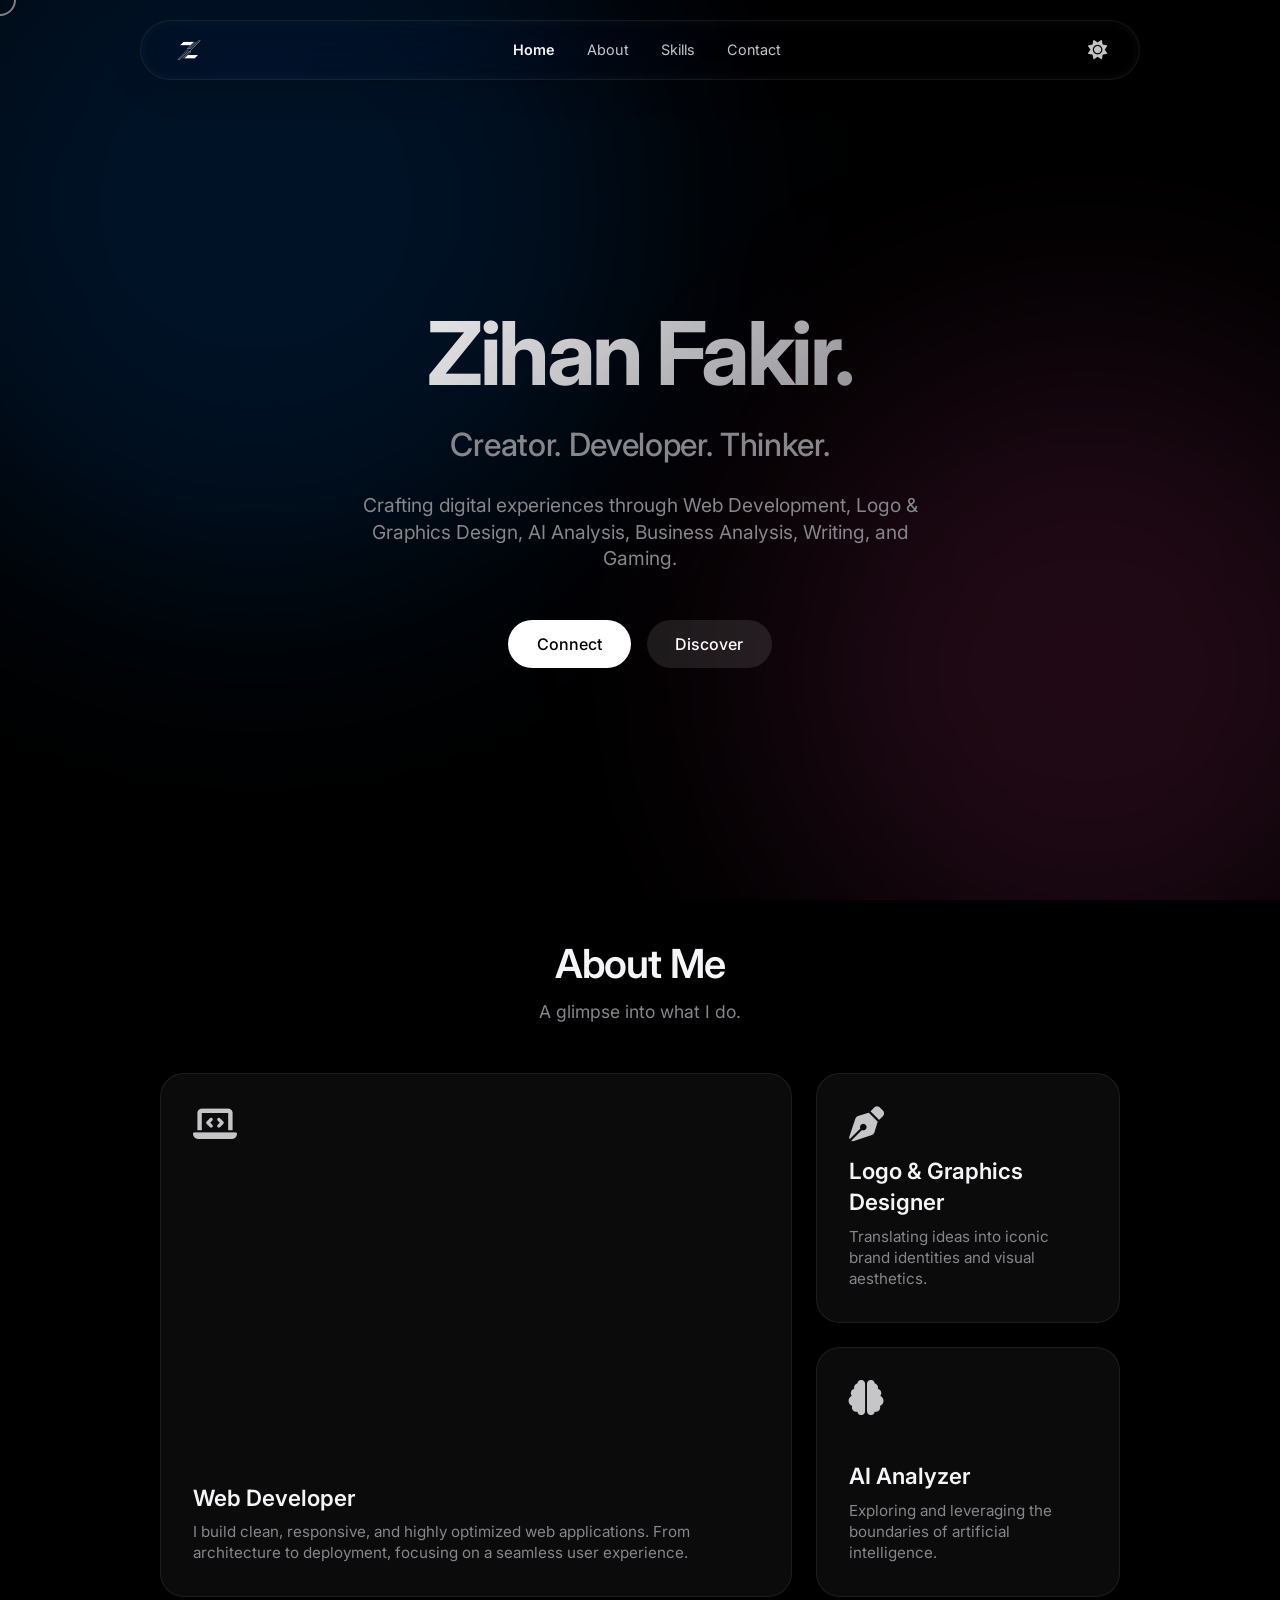
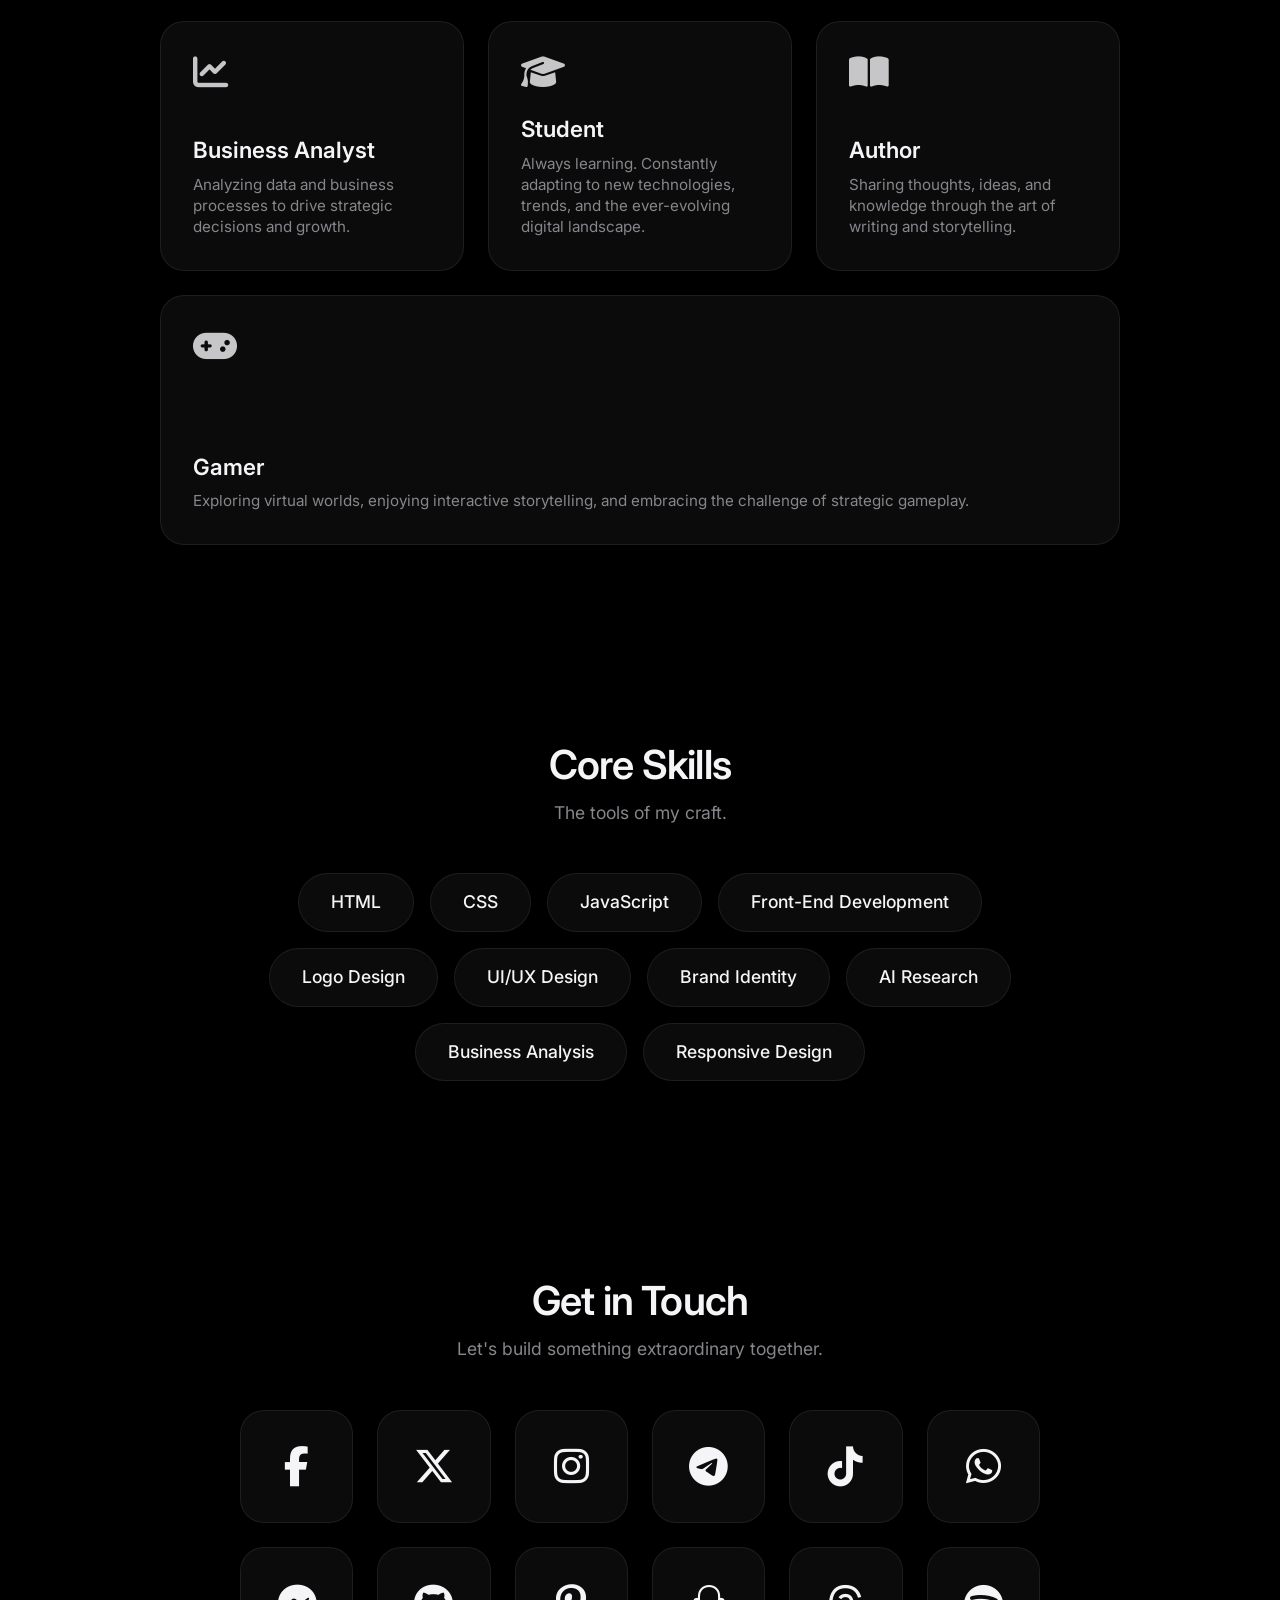
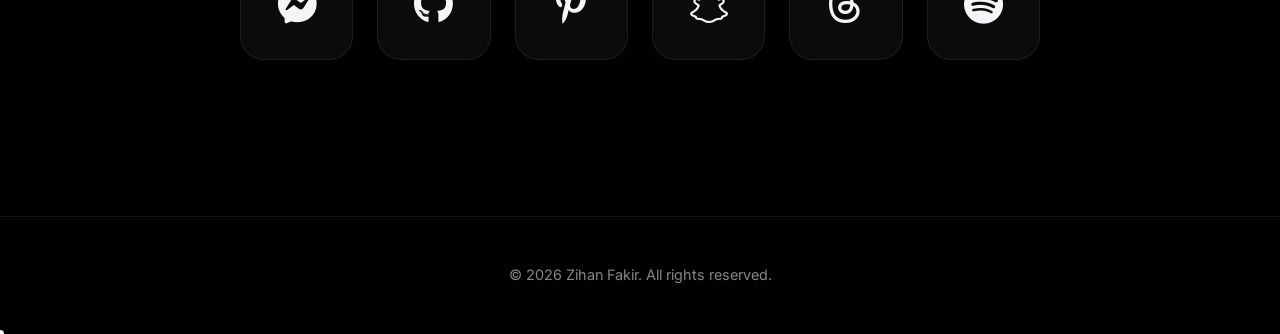
<file: index.html>
<!DOCTYPE html>
<html lang="en" data-theme="dark">
<head>
    <meta charset="UTF-8">
    <meta name="viewport" content="width=device-width, initial-scale=1.0, maximum-scale=1.0, user-scalable=no">
    <meta name="description" content="Zihan Fakir (জিহান ফকির) - Professional Web Developer, Logo Designer, AI Analyzer, Business Analyst, Author, and Gamer.">
    <meta name="keywords" content="Zihan Fakir, জিহান ফকির, Web Developer, Logo Designer, AI Analyzer, Business Analyst, Author, Gamer, Graphics Designer, Zihan Fakir Portfolio">
    <meta name="author" content="Zihan Fakir">
    <link rel="canonical" href="https://zihanfakir.pro.bd/">
    
    <!-- Language Alternates for SEO -->
    
    <link rel="alternate" hreflang="en" href="https://zihanfakir.pro.bd/">
    <link rel="alternate" hreflang="bn" href="https://জিহান.পাতা.বাংলা/">
    <link rel="alternate" hreflang="x-default" href="https://zihanfakir.pro.bd/">
    <meta name="theme-color" content="#000000">
    
    <!-- Open Graph / Facebook / WhatsApp -->
    <meta property="og:type" content="website">
    <meta property="og:url" content="https://zihanfakir.pro.bd/">
    <meta property="og:title" content="Zihan Fakir - Portfolio">
    <meta property="og:description" content="Professional Web Developer, Logo Designer, AI Analyzer, Business Analyst, Author, and Gamer.">
    <meta property="og:image" content="https://zihanfakir.pro.bd/assets/og-image-small.jpg">
    <meta property="og:image:type" content="image/jpeg">
    <meta property="og:image:width" content="1200">
    <meta property="og:image:height" content="630">

    <!-- Twitter / X -->
    <meta property="twitter:card" content="summary_large_image">
    <meta property="twitter:url" content="https://zihanfakir.pro.bd/">
    <meta property="twitter:title" content="Zihan Fakir - Portfolio">
    <meta property="twitter:description" content="Professional Web Developer, Logo Designer, AI Analyzer, Business Analyst, Author, and Gamer.">
    <meta property="twitter:image" content="https://zihanfakir.pro.bd/assets/og-image-small.jpg">

    <!-- Structured Data for Google (Schema.org) -->
    <script type="application/ld+json">
    {
      "@context": "https://schema.org/",
      "@type": "Person",
      "name": "Zihan Fakir",
      "alternateName": "জিহান ফকির",
      "url": "https://zihanfakir.pro.bd/",
      "image": "https://zihanfakir.pro.bd/assets/og-image.png",
      "sameAs": [
        "https://facebook.com/zihanfakir",
        "https://x.com/zihanfakir",
        "https://instagram.com/zihanfakir",
        "https://github.com/zihanfakir",
        "https://snapchat.com/add/zihanfakir",
        "https://threads.net/@zihanfakir",
        "https://tiktok.com/@zihanfakir",
        "https://pinterest.com/zihanfakir",
        "https://open.spotify.com/user/31cboxbn6rh4detgourruq4pz3ty",
        "https://t.me/zihanfakir"
      ],
      "jobTitle": "Web Developer, Logo Designer, Author & Gamer",
      "worksFor": {
        "@type": "Organization",
        "name": "Freelance"
      }
    }
    </script>

    <title>Zihan Fakir</title>
    <link rel="icon" type="image/png" href="assets/favicon.png" sizes="144x144">
    <link rel="apple-touch-icon" href="assets/favicon.png">
    
    <!-- Ultra Load Speed Optimizations: Preconnect to external domains -->
    <link rel="preconnect" href="https://fonts.googleapis.com">
    <link rel="preconnect" href="https://fonts.gstatic.com" crossorigin>
    <link rel="preconnect" href="https://cdnjs.cloudflare.com">

    <link rel="stylesheet" href="style.css?v=15">
    <link rel="stylesheet" href="https://cdnjs.cloudflare.com/ajax/libs/font-awesome/6.5.2/css/all.min.css" media="print" onload="this.media='all'">
    <noscript><link rel="stylesheet" href="https://cdnjs.cloudflare.com/ajax/libs/font-awesome/6.5.2/css/all.min.css"></noscript>
    <link href="https://fonts.googleapis.com/css2?family=Inter:wght@300;400;500;600;700&display=swap" rel="stylesheet">
</head>
<body>
    <div class="ambient-background">
        <div class="glow glow-1"></div>
        <div class="glow glow-2"></div>
    </div>

    <nav class="apple-nav">
        <div class="nav-content">
            <a href="#home" class="logo">
                <img id="main-logo" src="assets/2.png" alt="Zihan">
            </a>
            <div class="nav-links">
                <a href="#home">Home</a>
                <a href="#about">About</a>
                <a href="#skills">Skills</a>
                <a href="#contact">Contact</a>
            </div>
            <div class="nav-actions">
                <button id="theme-toggle" class="icon-btn" aria-label="Toggle Theme">
                    <i class="fas fa-sun"></i>
                </button>
                <button id="mobile-menu-btn" class="icon-btn mobile-menu-btn" aria-label="Menu">
                    <i class="fas fa-bars"></i>
                </button>
            </div>
        </div>
    </nav>

    <main>
        <section id="home" class="hero fade-in">
            <div class="hero-text">
                <h1 class="title">Zihan Fakir.</h1>
                <h2 class="subtitle">Creator. Developer. Thinker.</h2>
                <p class="description">Crafting digital experiences through Web Development, Logo & Graphics Design, AI Analysis, Business Analysis, Writing, and Gaming.</p>
                <div class="hero-actions">
                    <a href="#contact" class="btn btn-primary">Connect</a>
                    <a href="#about" class="btn btn-secondary">Discover</a>
                </div>
            </div>
        </section>

        <section id="about" class="bento-section scroll-reveal">
            <div class="section-heading">
                <h3>About Me</h3>
                <p>A glimpse into what I do.</p>
            </div>
            <div class="bento-grid">
                <div class="bento-item glass large">
                    <i class="fas fa-laptop-code item-icon"></i>
                    <h4>Web Developer</h4>
                    <p>I build clean, responsive, and highly optimized web applications. From architecture to deployment, focusing on a seamless user experience.</p>
                </div>
                <div class="bento-item glass">
                    <i class="fas fa-pen-nib item-icon"></i>
                    <h4>Logo & Graphics Designer</h4>
                    <p>Translating ideas into iconic brand identities and visual aesthetics.</p>
                </div>
                <div class="bento-item glass">
                    <i class="fas fa-brain item-icon"></i>
                    <h4>AI Analyzer</h4>
                    <p>Exploring and leveraging the boundaries of artificial intelligence.</p>
                </div>
                <div class="bento-item glass">
                    <i class="fas fa-chart-line item-icon"></i>
                    <h4>Business Analyst</h4>
                    <p>Analyzing data and business processes to drive strategic decisions and growth.</p>
                </div>
                <div class="bento-item glass">
                    <i class="fas fa-graduation-cap item-icon"></i>
                    <h4>Student</h4>
                    <p>Always learning. Constantly adapting to new technologies, trends, and the ever-evolving digital landscape.</p>
                </div>
                <div class="bento-item glass">
                    <i class="fas fa-book-open item-icon"></i>
                    <h4>Author</h4>
                    <p>Sharing thoughts, ideas, and knowledge through the art of writing and storytelling.</p>
                </div>
                <div class="bento-item glass wide">
                    <i class="fas fa-gamepad item-icon"></i>
                    <h4>Gamer</h4>
                    <p>Exploring virtual worlds, enjoying interactive storytelling, and embracing the challenge of strategic gameplay.</p>
                </div>
            </div>
        </section>

        <section id="skills" class="bento-section scroll-reveal">
            <div class="section-heading">
                <h3>Core Skills</h3>
                <p>The tools of my craft.</p>
            </div>
            <div class="skills-grid">
                <div class="skill-pill glass">HTML</div>
                <div class="skill-pill glass">CSS</div>
                <div class="skill-pill glass">JavaScript</div>
                <div class="skill-pill glass">Front-End Development</div>
                <div class="skill-pill glass">Logo Design</div>
                <div class="skill-pill glass">UI/UX Design</div>
                <div class="skill-pill glass">Brand Identity</div>
                <div class="skill-pill glass">AI Research</div>
                <div class="skill-pill glass">Business Analysis</div>
                <div class="skill-pill glass">Responsive Design</div>
            </div>
        </section>

        <section id="contact" class="contact-section scroll-reveal">
            <div class="section-heading">
                <h3>Get in Touch</h3>
                <p>Let's build something extraordinary together.</p>
            </div>
            <div class="social-bento">
                <a href="https://facebook.com/zihanfakir" target="_blank" rel="noopener noreferrer" class="glass social-link"><i class="fab fa-facebook-f"></i></a>
                <a href="https://x.com/zihanfakir" target="_blank" rel="noopener noreferrer" class="glass social-link"><i class="fa-brands fa-x-twitter"></i></a>
                <a href="https://instagram.com/zihanfakir" target="_blank" rel="noopener noreferrer" class="glass social-link"><i class="fab fa-instagram"></i></a>
                <a href="https://t.me/zihanfakir" target="_blank" rel="noopener noreferrer" class="glass social-link"><i class="fab fa-telegram-plane"></i></a>
                <a href="https://tiktok.com/@zihanfakir" target="_blank" rel="noopener noreferrer" class="glass social-link"><i class="fab fa-tiktok"></i></a>
                <a href="https://wa.me/8801402963123" target="_blank" rel="noopener noreferrer" class="glass social-link"><i class="fab fa-whatsapp"></i></a>
                <a href="https://m.me/zihanfakir" target="_blank" rel="noopener noreferrer" class="glass social-link"><i class="fab fa-facebook-messenger"></i></a>
                <a href="https://github.com/zihanfakir" target="_blank" rel="noopener noreferrer" class="glass social-link"><i class="fab fa-github"></i></a>
                <a href="https://pinterest.com/zihanfakir" target="_blank" rel="noopener noreferrer" class="glass social-link"><i class="fab fa-pinterest-p"></i></a>
                <a href="https://snapchat.com/add/zihanfakir" target="_blank" rel="noopener noreferrer" class="glass social-link"><i class="fa-brands fa-snapchat"></i></a>
                <a href="https://threads.net/@zihanfakir" target="_blank" rel="noopener noreferrer" class="glass social-link"><i class="fa-brands fa-threads"></i></a>
                <a href="https://open.spotify.com/user/31cboxbn6rh4detgourruq4pz3ty" target="_blank" rel="noopener noreferrer" class="glass social-link"><i class="fa-brands fa-spotify"></i></a>
            </div>
        </section>
    </main>

    <footer class="footer">
        <p>&copy; <span id="year"></span> Zihan Fakir. All rights reserved.</p>
    </footer>

    <script src="script.js?v=9" defer></script>
</body>
</html>
</file>
<file: style.css>
:root {
    /* Apple Dark Theme */
    --bg-color: #000000;
    --text-primary: #f5f5f7;
    --text-secondary: #86868b;
    --glass-bg: rgba(28, 28, 30, 0.4);
    --glass-border: rgba(255, 255, 255, 0.08);
    --nav-bg: rgba(0, 0, 0, 0.05);
    --btn-primary-bg: #ffffff;
    --btn-primary-text: #000000;
    --btn-secondary-bg: rgba(255, 255, 255, 0.1);
    --btn-secondary-text: #ffffff;
    
    /* Glows */
    --glow-1: rgba(0, 122, 255, 0.15); /* Blue */
    --glow-2: rgba(213, 63, 140, 0.15); /* Pink/Purple */
}

[data-theme="light"] {
    /* Apple Light Theme */
    --bg-color: #f5f5f7;
    --text-primary: #1d1d1f;
    --text-secondary: #86868b;
    --glass-bg: rgba(255, 255, 255, 0.5);
    --glass-border: rgba(0, 0, 0, 0.04);
    --nav-bg: rgba(255, 255, 255, 0.1);
    --btn-primary-bg: #000000;
    --btn-primary-text: #ffffff;
    --btn-secondary-bg: rgba(0, 0, 0, 0.08);
    --btn-secondary-text: #1d1d1f;
    
    /* Glows */
    --glow-1: rgba(0, 122, 255, 0.08);
    --glow-2: rgba(213, 63, 140, 0.08);
}

* {
    margin: 0;
    padding: 0;
    box-sizing: border-box;
    font-family: 'Inter', -apple-system, BlinkMacSystemFont, sans-serif;
    -webkit-font-smoothing: antialiased;
    scroll-behavior: smooth;
    
    /* Prevent text selection and mobile tap highlights */
    user-select: none;
    -webkit-user-select: none;
    -moz-user-select: none;
    -webkit-tap-highlight-color: transparent;
}

body {
    background-color: var(--bg-color);
    color: var(--text-primary);
    overflow-x: hidden;
    line-height: 1.4;
}

/* Subtle Ambient Glows - Hardware Accelerated for 120 FPS */
.ambient-background {
    position: fixed;
    top: 0;
    left: 0;
    width: 100%; /* Fixed 100vw causing horizontal scroll on mobile */
    height: 100vh;
    z-index: -1;
    overflow: hidden;
    pointer-events: none; /* Prevents invisible layer from blocking clicks */
}

.glow {
    position: absolute;
    filter: blur(120px);
    border-radius: 50%;
    animation: drift 20s infinite alternate linear;
    will-change: transform;
    transform: translate3d(0, 0, 0); /* Force GPU acceleration */
}

.glow-1 {
    width: 60vw;
    height: 60vw;
    top: -20%;
    left: -10%;
    background: var(--glow-1);
}

.glow-2 {
    width: 50vw;
    height: 50vw;
    bottom: -10%;
    right: -10%;
    background: var(--glow-2);
    animation-direction: alternate-reverse;
}

@keyframes drift {
    0% { transform: translate3d(0, 0, 0); }
    100% { transform: translate3d(5%, 10%, 0); }
}

/* Glassmorphism Utilities */
.glass {
    background: var(--glass-bg);
    backdrop-filter: blur(24px);
    -webkit-backdrop-filter: blur(24px);
    border: 1px solid var(--glass-border);
}

/* Navigation - Liquid Glass Style */
.apple-nav {
    position: fixed;
    top: 20px;
    left: 50%;
    transform: translate3d(-50%, 0, 0);
    width: 90%;
    max-width: 1000px;
    background: var(--nav-bg);
    backdrop-filter: blur(30px) saturate(150%);
    -webkit-backdrop-filter: blur(30px) saturate(150%);
    border: 1px solid var(--glass-border);
    box-shadow: 0 8px 32px rgba(0, 0, 0, 0.15), inset 0 0 10px rgba(255, 255, 255, 0.05);
    border-radius: 100px;
    z-index: 1000;
}

.nav-content {
    max-width: 1000px;
    margin: 0 auto;
    display: flex;
    justify-content: space-between;
    align-items: center;
    padding: 0.8rem 2rem;
    position: relative;
}

.logo {
    display: flex;
    align-items: center;
}

.logo img {
    height: 32px;
    border-radius: 50%;
    transition: transform 0.3s cubic-bezier(0.22, 1, 0.36, 1);
}

[data-theme="dark"] .logo img {
    filter: invert(1) brightness(2);
}

.logo img:hover {
    transform: scale(1.05) translate3d(0, 0, 0);
}

.nav-links {
    display: flex;
    gap: 2rem;
}

.nav-links a {
    color: var(--text-primary);
    text-decoration: none;
    font-size: 0.9rem;
    font-weight: 400;
    opacity: 0.8;
    transition: opacity 0.2s ease;
    position: relative;
}

.nav-links a:hover, .nav-links a.active {
    opacity: 1;
}

.nav-links a.active {
    font-weight: 600;
}

.nav-actions {
    display: flex;
    gap: 1rem;
    align-items: center;
}

.icon-btn {
    background: none;
    border: none;
    color: var(--text-primary);
    font-size: 1.2rem;
    cursor: pointer;
    opacity: 0.8;
    transition: opacity 0.2s ease, transform 0.2s cubic-bezier(0.22, 1, 0.36, 1);
}

.icon-btn:hover {
    opacity: 1;
    transform: scale(1.1) translate3d(0, 0, 0);
}

.mobile-menu-btn {
    display: none;
}

/* Main Layout */
main {
    max-width: 1000px;
    margin: 0 auto;
    padding: 120px 20px 60px;
}

.section-heading {
    text-align: center;
    margin-bottom: 3rem;
}

.section-heading h3 {
    font-size: 2.5rem;
    font-weight: 600;
    letter-spacing: -0.02em;
    margin-bottom: 0.5rem;
}

.section-heading p {
    font-size: 1.1rem;
    color: var(--text-secondary);
}

/* Hero Section */
.hero {
    min-height: 80vh;
    min-height: 80svh; /* Safari dynamic viewport support */
    display: flex;
    align-items: center;
    justify-content: center;
    text-align: center;
}

.hero-text {
    max-width: 800px;
}

.title {
    font-size: clamp(2.5rem, 10vw, 5.5rem); /* Fluid scaling prevents overflow on small screens */
    font-weight: 700;
    letter-spacing: -0.04em;
    margin-bottom: 0.5rem;
    background: linear-gradient(135deg, var(--text-primary) 0%, var(--text-secondary) 100%);
    -webkit-background-clip: text;
    -webkit-text-fill-color: transparent;
}

.subtitle {
    font-size: 2rem;
    font-weight: 500;
    color: var(--text-secondary);
    margin-bottom: 1.5rem;
    letter-spacing: -0.01em;
}

.description {
    font-size: 1.2rem;
    color: var(--text-secondary);
    margin-bottom: 3rem;
    max-width: 600px;
    margin-left: auto;
    margin-right: auto;
}

.hero-actions {
    display: flex;
    gap: 1rem;
    justify-content: center;
}

.btn {
    padding: 0.8rem 1.8rem;
    border-radius: 100px;
    font-size: 1rem;
    font-weight: 500;
    text-decoration: none;
    transition: transform 0.2s cubic-bezier(0.22, 1, 0.36, 1), opacity 0.2s ease;
}

.btn:active {
    transform: scale(0.95) translate3d(0, 0, 0);
}

.btn-primary {
    background: var(--btn-primary-bg);
    color: var(--btn-primary-text);
}

.btn-primary:hover {
    opacity: 0.9;
}

.btn-secondary {
    background: var(--btn-secondary-bg);
    color: var(--btn-secondary-text);
}

.btn-secondary:hover {
    background: rgba(134, 134, 139, 0.2);
}

/* Bento Grid System */
.bento-section {
    padding: 6rem 0;
}

.bento-grid {
    display: grid;
    grid-template-columns: repeat(3, 1fr);
    grid-auto-rows: 250px;
    gap: 1.5rem;
}

.bento-item {
    border-radius: 24px;
    padding: 2rem;
    display: flex;
    flex-direction: column;
    justify-content: flex-end;
    position: relative;
    overflow: hidden;
    transition: transform 0.4s cubic-bezier(0.22, 1, 0.36, 1), box-shadow 0.4s ease;
}

.bento-item:hover {
    transform: translate3d(0, -5px, 0);
    box-shadow: 0 10px 40px rgba(0, 0, 0, 0.1);
}

.item-icon {
    font-size: 2.2rem;
    color: var(--text-primary);
    opacity: 0.8;
    margin-bottom: auto;
}

.bento-item h4 {
    font-size: 1.4rem;
    font-weight: 600;
    margin-bottom: 0.5rem;
}

.bento-item p {
    font-size: 0.95rem;
    color: var(--text-secondary);
}

.bento-item.large {
    grid-column: span 2;
    grid-row: span 2;
}

.bento-item.wide {
    grid-column: span 3;
    grid-row: span 1;
}

.bento-item.medium {
    grid-column: span 2;
    grid-row: span 1;
}

/* Skills */
.skills-grid {
    display: flex;
    flex-wrap: wrap;
    gap: 1rem;
    justify-content: center;
    max-width: 800px;
    margin: 0 auto;
}

.skill-pill {
    padding: 1rem 2rem;
    border-radius: 100px;
    font-size: 1.1rem;
    font-weight: 500;
    transition: transform 0.3s cubic-bezier(0.22, 1, 0.36, 1);
}

.skill-pill:hover {
    transform: scale(1.05) translate3d(0, 0, 0);
}

/* Contact / Social Bento */
.contact-section {
    padding: 6rem 0;
}

.social-bento {
    display: grid;
    grid-template-columns: repeat(auto-fit, minmax(100px, 1fr));
    gap: 1.5rem;
    max-width: 800px;
    margin: 0 auto;
}

.social-link {
    aspect-ratio: 1;
    border-radius: 24px;
    display: flex;
    align-items: center;
    justify-content: center;
    font-size: 2.5rem;
    color: var(--text-primary);
    text-decoration: none;
    transition: transform 0.4s cubic-bezier(0.22, 1, 0.36, 1), background-color 0.4s ease;
}

.social-link:hover {
    transform: scale(1.1) translate3d(0, 0, 0);
    background-color: var(--btn-primary-bg);
    color: var(--btn-primary-text);
}

/* Footer */
.footer {
    text-align: center;
    padding: 3rem;
    color: var(--text-secondary);
    font-size: 0.9rem;
    border-top: 1px solid var(--glass-border);
}

/* God Level Smooth Load Animations */
.fade-in {
    opacity: 0;
    animation: fadeInUp 0.8s cubic-bezier(0.22, 1, 0.36, 1) forwards;
}

@keyframes fadeInUp {
    from {
        opacity: 0;
        transform: translate3d(0, 40px, 0);
    }
    to {
        opacity: 1;
        transform: translate3d(0, 0, 0);
    }
}

/* Safe Scroll Animations */
.scroll-reveal {
    opacity: 0;
    transform: translateY(40px);
    transition: opacity 0.8s cubic-bezier(0.22, 1, 0.36, 1), transform 0.8s cubic-bezier(0.22, 1, 0.36, 1);
}

.scroll-reveal.visible {
    opacity: 1;
    transform: translateY(0);
}

.hero { animation-delay: 0.1s; }
#about { transition-delay: 0.2s; }
#skills { transition-delay: 0.3s; }
#contact { transition-delay: 0.4s; }

/* Custom Scrollbar for God-Level Polish */
::-webkit-scrollbar {
    width: 8px;
}
::-webkit-scrollbar-track {
    background: var(--bg-color);
}
::-webkit-scrollbar-thumb {
    background: var(--glass-border);
    border-radius: 10px;
}
::-webkit-scrollbar-thumb:hover {
    background: var(--text-secondary);
}

/* Mobile Responsiveness & 120fps fixes */
@media (max-width: 900px) {
    .bento-grid {
        grid-template-columns: repeat(2, 1fr);
    }
    .bento-item.large {
        grid-column: span 2;
        grid-row: span 1;
    }
    .bento-item.wide, .bento-item.medium {
        grid-column: span 2;
    }
}

@media (max-width: 768px) {
    /* Extreme performance optimizations for mobile (Zero Lag) */
    :root {
        --nav-bg: rgba(0, 0, 0, 0.85);
        --glass-bg: rgba(28, 28, 30, 0.85);
    }
    [data-theme="light"] {
        --nav-bg: rgba(255, 255, 255, 0.9);
        --glass-bg: rgba(255, 255, 255, 0.85);
    }

    /* Glow is now optimized at the bottom of the file instead of hidden completely */
    
    .glass {
        backdrop-filter: none !important;
        -webkit-backdrop-filter: none !important;
    }
    
    .apple-nav {
        backdrop-filter: none !important;
        -webkit-backdrop-filter: none !important;
    }

    .nav-links {
        position: absolute;
        top: 120%;
        left: 0;
        width: 100%;
        flex-direction: column;
        background: var(--nav-bg);
        backdrop-filter: none;
        -webkit-backdrop-filter: none;
        padding: 1.5rem 0;
        border-radius: 24px;
        border: 1px solid var(--glass-border);
        box-shadow: 0 10px 40px rgba(0,0,0,0.2);
        opacity: 0;
        pointer-events: none;
        transform: translate3d(0, -10px, 0);
        transition: all 0.4s cubic-bezier(0.22, 1, 0.36, 1);
        gap: 1.5rem;
        /* Removed will-change to fix iOS Safari flickering bug */
    }
    
    .nav-links.active {
        opacity: 1;
        pointer-events: all;
        transform: translate3d(0, 5px, 0);
    }
    
    .nav-links a {
        font-size: 1.1rem;
        text-align: center;
        display: block;
    }
    
    .mobile-menu-btn {
        display: flex;
        padding: 0.5rem; /* Increase tap target size for better accessibility */
    }
}

@media (max-width: 600px) {
    .subtitle { font-size: 1.2rem; }
    
    .nav-content {
        padding: 0.6rem 1rem;
    }
    
    .bento-grid {
        grid-template-columns: 1fr;
        grid-auto-rows: minmax(200px, auto);
        gap: 1rem; /* Reduce gap for tiny screens */
    }
    
    .bento-item {
        padding: 1.5rem;
    }
    
    .bento-item.large, .bento-item.wide, .bento-item.medium {
        grid-column: span 1;
        grid-row: auto;
    }
    
    .social-bento {
        grid-template-columns: repeat(3, 1fr);
        gap: 1rem; /* Reduce gap for tiny screens */
    }
    
    .social-link {
        font-size: 1.8rem;
        border-radius: 16px;
    }
    
    main {
        padding: 100px 15px 40px; /* Reduce padding for small screens */
    }
}

/* Custom Cursor for PC */
@media (pointer: fine) {
    body, a, button, .icon-btn, .social-link {
        cursor: none !important;
    }
    
    .custom-cursor, .custom-cursor-follower {
        position: fixed;
        pointer-events: none;
        z-index: 9999;
        border-radius: 50%;
        transform: translate(-50%, -50%);
        transition: transform 0.1s ease;
        mix-blend-mode: difference;
    }
    
    .custom-cursor {
        width: 8px;
        height: 8px;
        background-color: #fff;
    }
    
    .custom-cursor-follower {
        width: 32px;
        height: 32px;
        border: 2px solid #fff;
        opacity: 0.5;
        transition: transform 0.15s ease-out, width 0.2s, height 0.2s, background-color 0.2s, opacity 0.2s;
    }
    
    .custom-cursor-follower.hover {
        width: 48px;
        height: 48px;
        background-color: #fff;
        border-color: transparent;
        opacity: 0.2;
    }
}

/* 🚀 God-Level Mobile Performance Optimizations */
@media (max-width: 768px) {
    /* 1. Disable ambient background completely for a solid color background on mobile */
    .ambient-background, .glow {
        display: none !important;
    }
    
    /* 2. Remove blur but keep translucent background so text is readable */
    .apple-nav {
        backdrop-filter: none !important;
        -webkit-backdrop-filter: none !important;
        background: var(--nav-bg) !important;
        /* Keep border and shadow so it looks like a pill */
    }

    .glass {
        backdrop-filter: none !important;
        -webkit-backdrop-filter: none !important;
    }
    
    /* 3. Disable hover-state transitions to prevent accidental repaints on touch scroll */
    .bento-item, .skill-pill, .social-link {
        transition: transform 0.2s ease, opacity 0.2s ease !important;
        box-shadow: none !important;
    }

    /* 4. ULTRA LOAD SPEED: Disable all fade-in animations on mobile so content appears instantly */
    .fade-in, .scroll-reveal {
        opacity: 1 !important;
        transform: none !important;
        animation: none !important;
        transition: none !important;
    }
}
</file>
